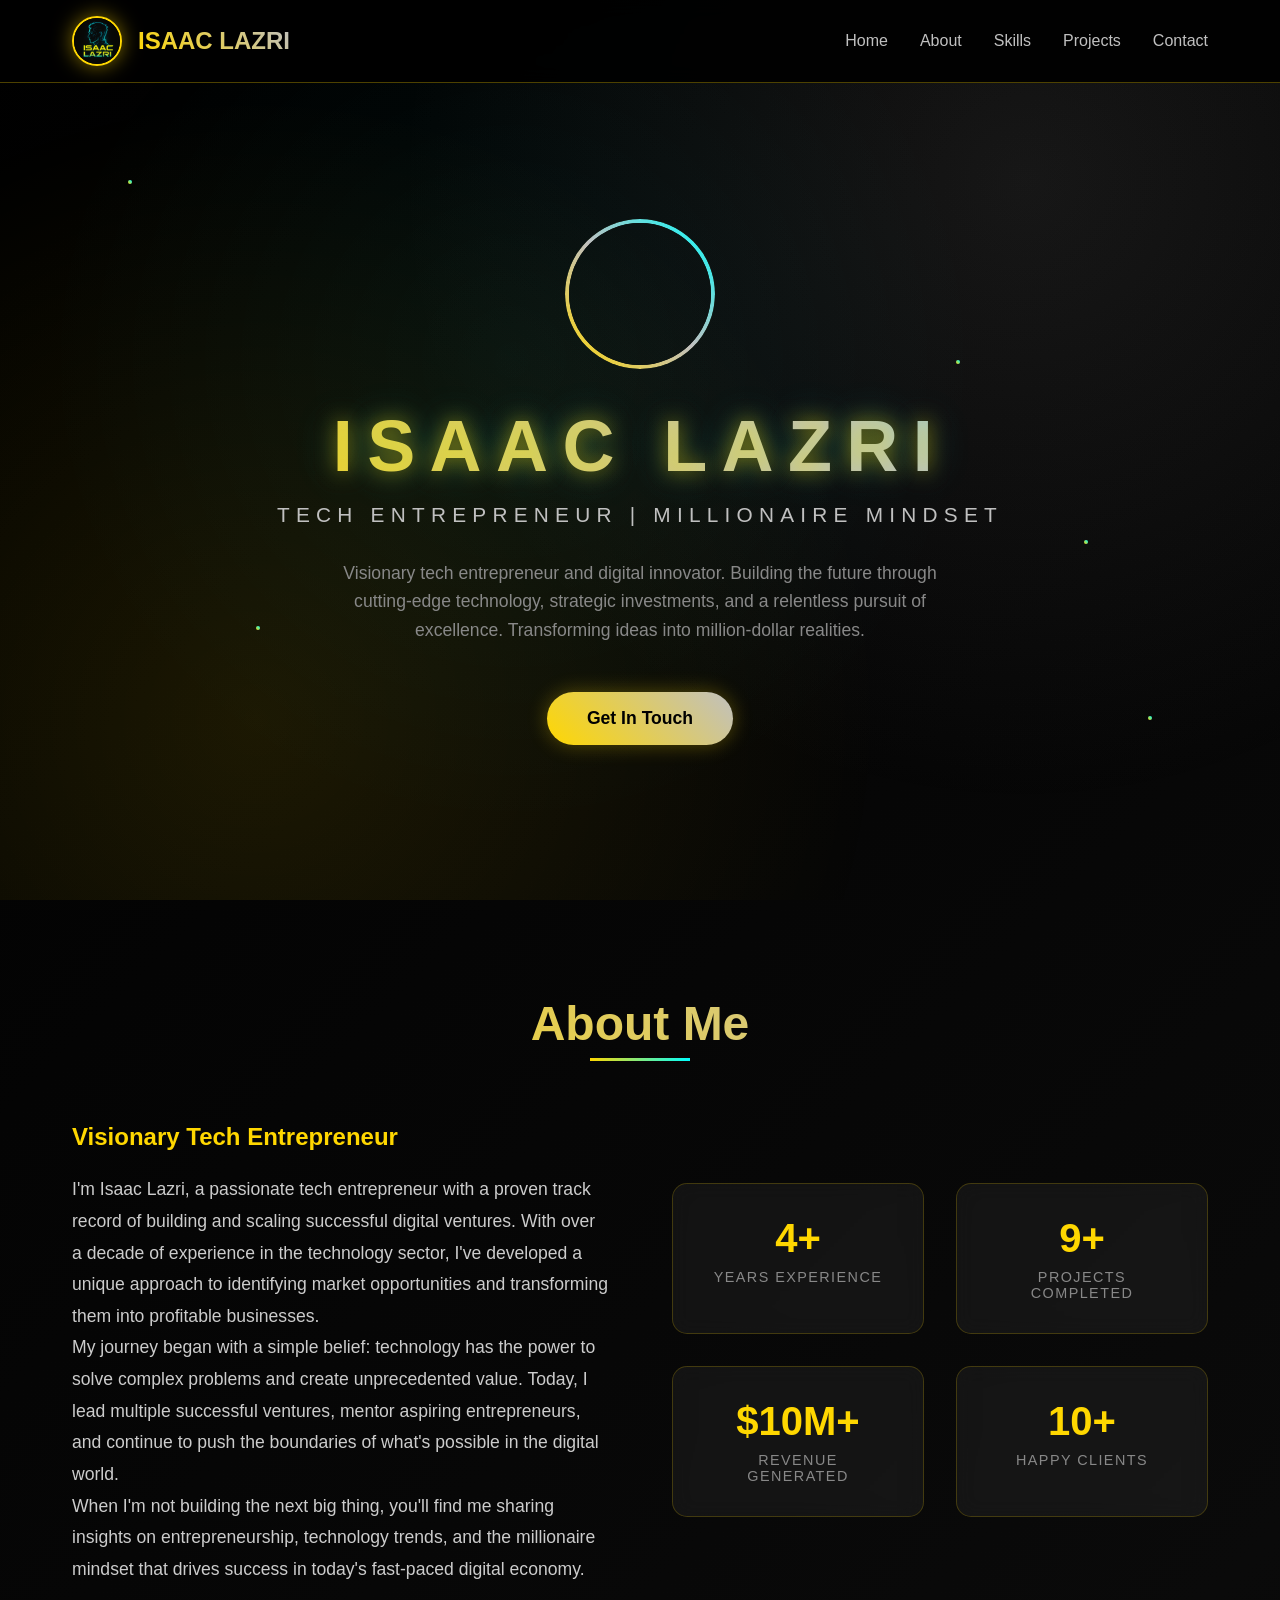
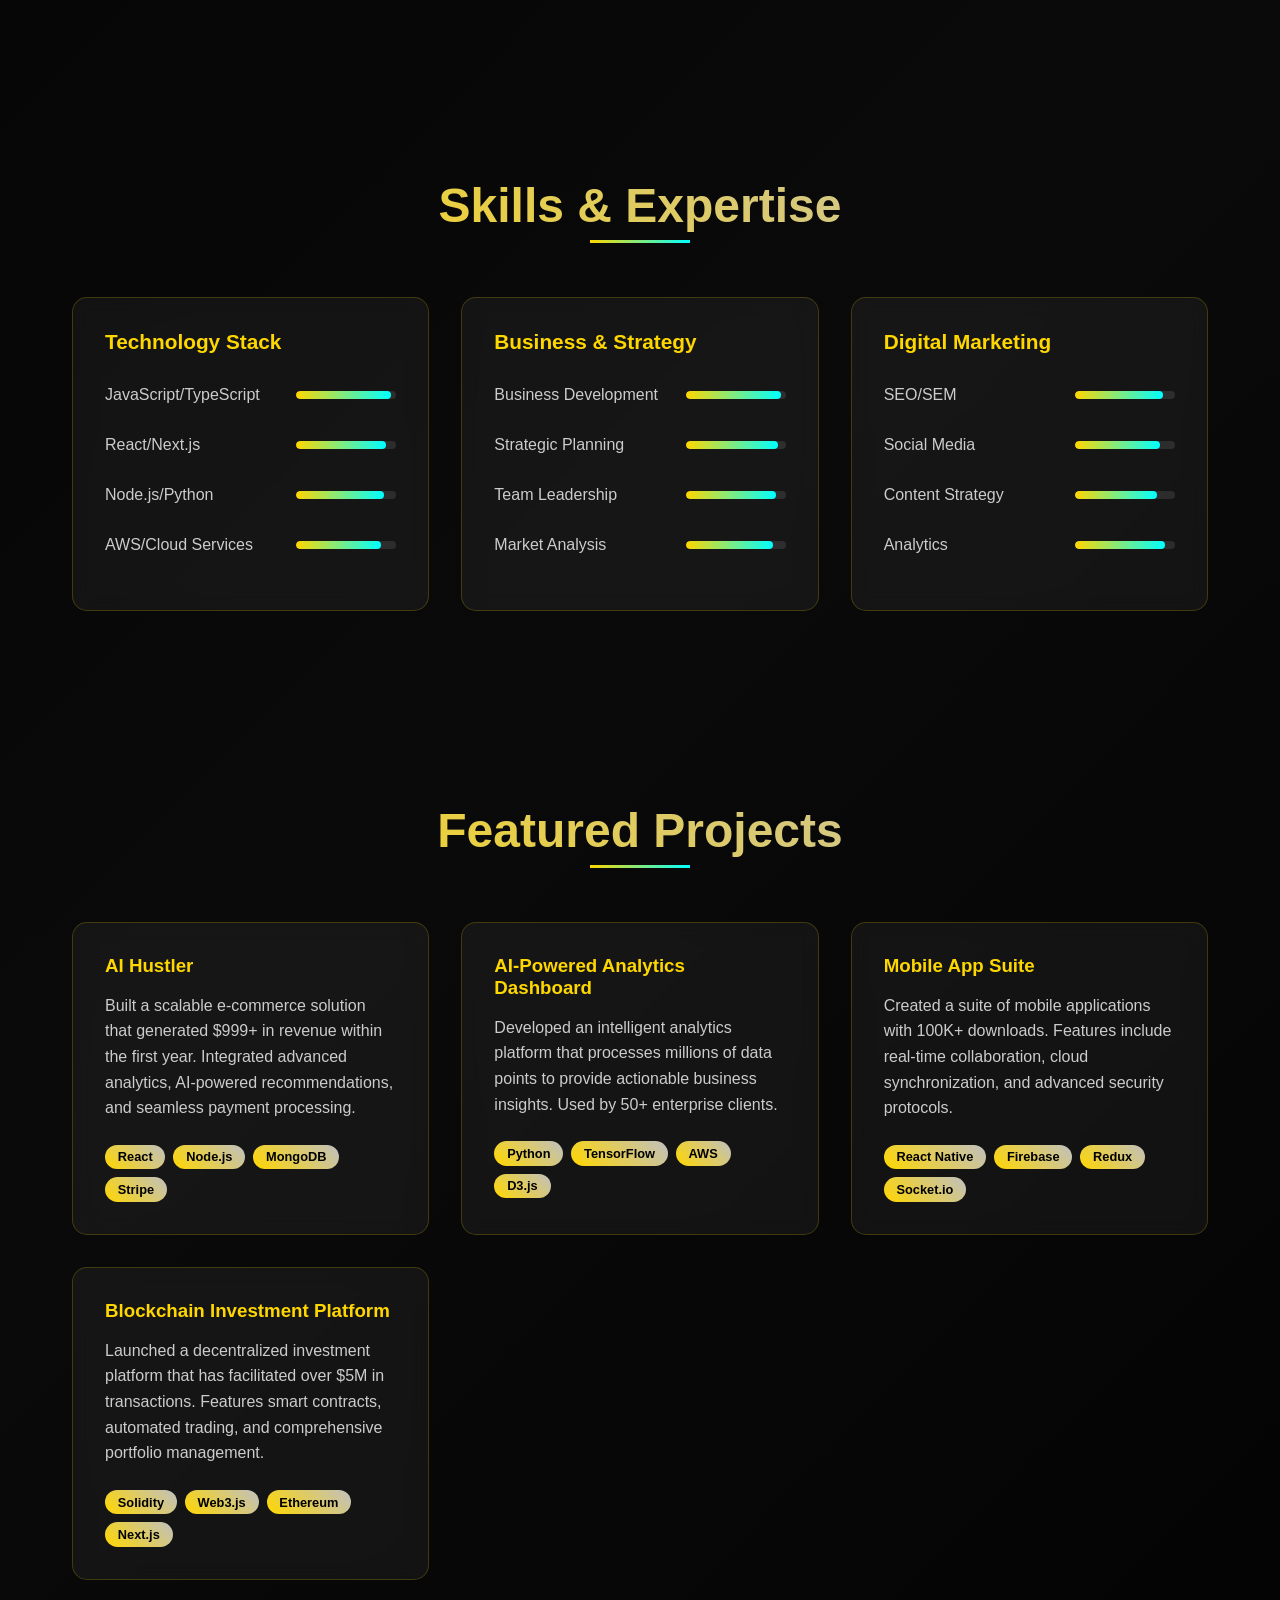
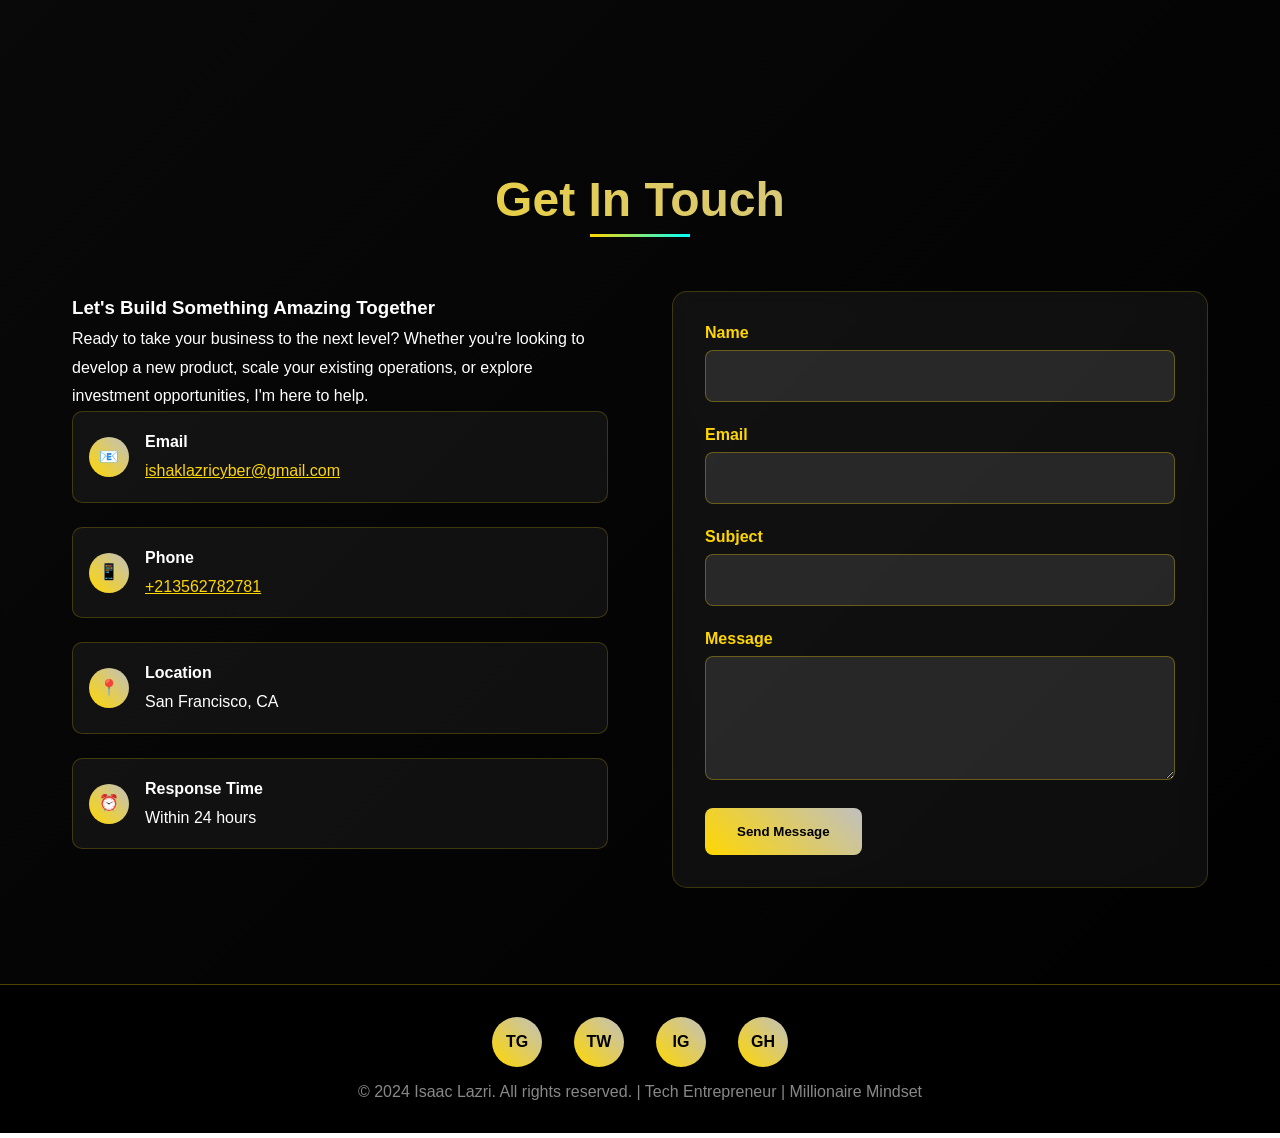
<file: index.html>
<!DOCTYPE html>
<html lang="en">
<head>
    <meta charset="UTF-8">
    <meta name="viewport" content="width=device-width, initial-scale=1.0">
    <title>Isaac Lazri - Tech Entrepreneur | Millionaire Mindset</title>
    <style>
        * {
            margin: 0;
            padding: 0;
            box-sizing: border-box;
        }

        body {
            background: linear-gradient(135deg, #000000 0%, #0a0a0a 50%, #000000 100%);
            font-family: 'Arial', sans-serif;
            color: #ffffff;
            overflow-x: hidden;
            position: relative;
        }

        /* Animated background particles */
        body::before {
            content: '';
            position: fixed;
            top: 0;
            left: 0;
            width: 100%;
            height: 100%;
            background: 
                radial-gradient(circle at 20% 80%, rgba(255, 215, 0, 0.1) 0%, transparent 50%),
                radial-gradient(circle at 80% 20%, rgba(192, 192, 192, 0.1) 0%, transparent 50%),
                radial-gradient(circle at 40% 40%, rgba(0, 255, 255, 0.05) 0%, transparent 50%);
            animation: backgroundShift 8s ease-in-out infinite;
            z-index: -1;
        }

        @keyframes backgroundShift {
            0%, 100% { opacity: 0.3; }
            50% { opacity: 0.6; }
        }

        /* Header Styles */
        header {
            position: fixed;
            top: 0;
            left: 0;
            width: 100%;
            background: rgba(0, 0, 0, 0.9);
            backdrop-filter: blur(10px);
            border-bottom: 1px solid rgba(255, 215, 0, 0.3);
            z-index: 1000;
            padding: 1rem 0;
        }

        .header-container {
            max-width: 1200px;
            margin: 0 auto;
            display: flex;
            justify-content: space-between;
            align-items: center;
            padding: 0 2rem;
        }

        .logo-header {
            display: flex;
            align-items: center;
            gap: 1rem;
        }

        .logo-header img {
            width: 50px;
            height: 50px;
            border-radius: 50%;
            border: 2px solid #FFD700;
            box-shadow: 0 0 20px rgba(255, 215, 0, 0.5);
        }

        .logo-header h2 {
            background: linear-gradient(45deg, #FFD700, #C0C0C0);
            -webkit-background-clip: text;
            -webkit-text-fill-color: transparent;
            background-clip: text;
            font-size: 1.5rem;
            font-weight: 700;
        }

        nav ul {
            display: flex;
            list-style: none;
            gap: 2rem;
        }

        nav a {
            color: #C0C0C0;
            text-decoration: none;
            font-weight: 500;
            transition: all 0.3s ease;
            position: relative;
        }

        nav a:hover {
            color: #FFD700;
            text-shadow: 0 0 10px rgba(255, 215, 0, 0.5);
        }

        nav a::after {
            content: '';
            position: absolute;
            bottom: -5px;
            left: 0;
            width: 0;
            height: 2px;
            background: linear-gradient(90deg, #FFD700, #00FFFF);
            transition: width 0.3s ease;
        }

        nav a:hover::after {
            width: 100%;
        }

        /* Hero Section */
        .hero {
            min-height: 100vh;
            display: flex;
            align-items: center;
            justify-content: center;
            text-align: center;
            padding: 8rem 2rem 4rem;
            position: relative;
        }

        .hero-content {
            max-width: 800px;
        }

        .hero-logo {
            width: 150px;
            height: 150px;
            border-radius: 50%;
            object-fit: cover;
            border: 4px solid transparent;
            background: linear-gradient(45deg, #FFD700, #C0C0C0, #00FFFF) border-box;
            -webkit-mask: linear-gradient(#fff 0 0) padding-box, linear-gradient(#fff 0 0);
            -webkit-mask-composite: destination-out;
            mask: linear-gradient(#fff 0 0) padding-box, linear-gradient(#fff 0 0);
            mask-composite: exclude;
            box-shadow: 
                0 0 30px rgba(255, 215, 0, 0.5),
                0 0 60px rgba(0, 255, 255, 0.3),
                inset 0 0 20px rgba(255, 255, 255, 0.1);
            animation: logoGlow 3s ease-in-out infinite alternate;
            margin-bottom: 2rem;
        }

        @keyframes logoGlow {
            0% { 
                box-shadow: 
                    0 0 30px rgba(255, 215, 0, 0.5),
                    0 0 60px rgba(0, 255, 255, 0.3),
                    inset 0 0 20px rgba(255, 255, 255, 0.1);
            }
            100% { 
                box-shadow: 
                    0 0 50px rgba(255, 215, 0, 0.8),
                    0 0 100px rgba(0, 255, 255, 0.5),
                    inset 0 0 30px rgba(255, 255, 255, 0.2);
            }
        }

        .hero-name {
            font-size: 4.5rem;
            font-weight: 900;
            background: linear-gradient(45deg, #FFD700, #C0C0C0, #00FFFF, #FFD700);
            background-size: 300% 300%;
            -webkit-background-clip: text;
            -webkit-text-fill-color: transparent;
            background-clip: text;
            text-shadow: 
                0 0 20px rgba(255, 215, 0, 0.5),
                0 0 40px rgba(0, 255, 255, 0.3);
            animation: 
                gradientShift 4s ease-in-out infinite,
                textGlow 2s ease-in-out infinite alternate;
            letter-spacing: 0.2em;
            margin-bottom: 1rem;
        }

        @keyframes gradientShift {
            0%, 100% { background-position: 0% 50%; }
            50% { background-position: 100% 50%; }
        }

        @keyframes textGlow {
            0% { 
                text-shadow: 
                    0 0 20px rgba(255, 215, 0, 0.5),
                    0 0 40px rgba(0, 255, 255, 0.3);
            }
            100% { 
                text-shadow: 
                    0 0 30px rgba(255, 215, 0, 0.8),
                    0 0 60px rgba(0, 255, 255, 0.5),
                    0 0 90px rgba(192, 192, 192, 0.3);
            }
        }

        .hero-subtitle {
            font-size: 1.3rem;
            color: #C0C0C0;
            font-weight: 300;
            letter-spacing: 0.3em;
            text-transform: uppercase;
            margin-bottom: 2rem;
            animation: subtitleFade 3s ease-in-out infinite;
        }

        @keyframes subtitleFade {
            0%, 100% { opacity: 0.7; }
            50% { opacity: 1; }
        }

        .hero-description {
            font-size: 1.1rem;
            color: #888;
            line-height: 1.6;
            margin-bottom: 3rem;
            max-width: 600px;
            margin-left: auto;
            margin-right: auto;
        }

        .cta-button {
            display: inline-block;
            padding: 1rem 2.5rem;
            background: linear-gradient(45deg, #FFD700, #C0C0C0);
            color: #000;
            text-decoration: none;
            border-radius: 50px;
            font-weight: 600;
            font-size: 1.1rem;
            transition: all 0.3s ease;
            box-shadow: 0 0 20px rgba(255, 215, 0, 0.3);
        }

        .cta-button:hover {
            transform: translateY(-3px);
            box-shadow: 0 0 30px rgba(255, 215, 0, 0.6);
        }

        /* Section Styles */
        section {
            padding: 6rem 2rem;
            max-width: 1200px;
            margin: 0 auto;
        }

        .section-title {
            font-size: 3rem;
            text-align: center;
            margin-bottom: 4rem;
            background: linear-gradient(45deg, #FFD700, #C0C0C0);
            -webkit-background-clip: text;
            -webkit-text-fill-color: transparent;
            background-clip: text;
            position: relative;
        }

        .section-title::after {
            content: '';
            position: absolute;
            bottom: -10px;
            left: 50%;
            transform: translateX(-50%);
            width: 100px;
            height: 3px;
            background: linear-gradient(90deg, #FFD700, #00FFFF);
        }

        /* About Section */
        .about-content {
            display: grid;
            grid-template-columns: 1fr 1fr;
            gap: 4rem;
            align-items: center;
        }

        .about-text {
            line-height: 1.8;
            font-size: 1.1rem;
            color: #ccc;
        }

        .about-text h3 {
            color: #FFD700;
            margin-bottom: 1rem;
            font-size: 1.5rem;
        }

        .about-stats {
            display: grid;
            grid-template-columns: repeat(2, 1fr);
            gap: 2rem;
        }

        .stat-item {
            text-align: center;
            padding: 2rem;
            background: rgba(255, 255, 255, 0.05);
            border-radius: 15px;
            border: 1px solid rgba(255, 215, 0, 0.2);
            backdrop-filter: blur(10px);
        }

        .stat-number {
            font-size: 2.5rem;
            font-weight: 700;
            color: #FFD700;
            margin-bottom: 0.5rem;
        }

        .stat-label {
            color: #888;
            font-size: 0.9rem;
            text-transform: uppercase;
            letter-spacing: 0.1em;
        }

        /* Skills Section */
        .skills-grid {
            display: grid;
            grid-template-columns: repeat(auto-fit, minmax(300px, 1fr));
            gap: 2rem;
        }

        .skill-category {
            background: rgba(255, 255, 255, 0.05);
            border-radius: 15px;
            padding: 2rem;
            border: 1px solid rgba(255, 215, 0, 0.2);
            backdrop-filter: blur(10px);
        }

        .skill-category h3 {
            color: #FFD700;
            margin-bottom: 1.5rem;
            font-size: 1.3rem;
        }

        .skill-item {
            display: flex;
            justify-content: space-between;
            align-items: center;
            margin-bottom: 1rem;
            padding: 0.5rem 0;
        }

        .skill-name {
            color: #ccc;
        }

        .skill-bar {
            width: 100px;
            height: 8px;
            background: rgba(255, 255, 255, 0.1);
            border-radius: 4px;
            overflow: hidden;
        }

        .skill-progress {
            height: 100%;
            background: linear-gradient(90deg, #FFD700, #00FFFF);
            border-radius: 4px;
            transition: width 1s ease;
        }

        /* Projects Section */
        .projects-grid {
            display: grid;
            grid-template-columns: repeat(auto-fit, minmax(350px, 1fr));
            gap: 2rem;
        }

        .project-card {
            background: rgba(255, 255, 255, 0.05);
            border-radius: 15px;
            padding: 2rem;
            border: 1px solid rgba(255, 215, 0, 0.2);
            backdrop-filter: blur(10px);
            transition: transform 0.3s ease;
        }

        .project-card:hover {
            transform: translateY(-5px);
        }

        .project-card h3 {
            color: #FFD700;
            margin-bottom: 1rem;
        }

        .project-card p {
            color: #ccc;
            line-height: 1.6;
            margin-bottom: 1.5rem;
        }

        .project-tech {
            display: flex;
            flex-wrap: wrap;
            gap: 0.5rem;
        }

        .tech-tag {
            background: linear-gradient(45deg, #FFD700, #C0C0C0);
            color: #000;
            padding: 0.3rem 0.8rem;
            border-radius: 20px;
            font-size: 0.8rem;
            font-weight: 600;
        }

        /* Contact Section */
        .contact-content {
            display: grid;
            grid-template-columns: 1fr 1fr;
            gap: 4rem;
        }

        .contact-info {
            line-height: 1.8;
        }

        .contact-item {
            display: flex;
            align-items: center;
            gap: 1rem;
            margin-bottom: 1.5rem;
            padding: 1rem;
            background: rgba(255, 255, 255, 0.05);
            border-radius: 10px;
            border: 1px solid rgba(255, 215, 0, 0.2);
        }

        .contact-icon {
            width: 40px;
            height: 40px;
            background: linear-gradient(45deg, #FFD700, #C0C0C0);
            border-radius: 50%;
            display: flex;
            align-items: center;
            justify-content: center;
            color: #000;
            font-weight: bold;
        }

        .contact-form {
            background: rgba(255, 255, 255, 0.05);
            padding: 2rem;
            border-radius: 15px;
            border: 1px solid rgba(255, 215, 0, 0.2);
            backdrop-filter: blur(10px);
        }

        .form-group {
            margin-bottom: 1.5rem;
        }

        .form-group label {
            display: block;
            margin-bottom: 0.5rem;
            color: #FFD700;
            font-weight: 600;
        }

        .form-group input,
        .form-group textarea {
            width: 100%;
            padding: 1rem;
            background: rgba(255, 255, 255, 0.1);
            border: 1px solid rgba(255, 215, 0, 0.3);
            border-radius: 8px;
            color: #fff;
            font-size: 1rem;
        }

        .form-group input:focus,
        .form-group textarea:focus {
            outline: none;
            border-color: #FFD700;
            box-shadow: 0 0 10px rgba(255, 215, 0, 0.3);
        }

        .submit-btn {
            background: linear-gradient(45deg, #FFD700, #C0C0C0);
            color: #000;
            padding: 1rem 2rem;
            border: none;
            border-radius: 8px;
            font-weight: 600;
            cursor: pointer;
            transition: all 0.3s ease;
        }

        .submit-btn:hover {
            transform: translateY(-2px);
            box-shadow: 0 0 20px rgba(255, 215, 0, 0.4);
        }

        /* Footer */
        footer {
            background: rgba(0, 0, 0, 0.9);
            border-top: 1px solid rgba(255, 215, 0, 0.3);
            padding: 2rem;
            text-align: center;
            color: #888;
        }

        .social-links {
            display: flex;
            justify-content: center;
            gap: 2rem;
            margin-bottom: 1rem;
        }

        .social-link {
            width: 50px;
            height: 50px;
            background: linear-gradient(45deg, #FFD700, #C0C0C0);
            border-radius: 50%;
            display: flex;
            align-items: center;
            justify-content: center;
            color: #000;
            text-decoration: none;
            font-weight: bold;
            transition: all 0.3s ease;
        }

        .social-link:hover {
            transform: translateY(-3px);
            box-shadow: 0 0 20px rgba(255, 215, 0, 0.5);
        }

        /* Responsive Design */
        @media (max-width: 768px) {
            .header-container {
                flex-direction: column;
                gap: 1rem;
            }

            nav ul {
                gap: 1rem;
            }

            .hero-name {
                font-size: 3rem;
            }

            .about-content {
                grid-template-columns: 1fr;
                gap: 2rem;
            }

            .contact-content {
                grid-template-columns: 1fr;
                gap: 2rem;
            }

            .section-title {
                font-size: 2.5rem;
            }
        }

        @media (max-width: 480px) {
            .hero-name {
                font-size: 2.5rem;
            }

            .hero-logo {
                width: 120px;
                height: 120px;
            }

            .projects-grid {
                grid-template-columns: 1fr;
            }
        }

        /* Smooth scrolling */
        html {
            scroll-behavior: smooth;
        }

        /* Floating elements */
        .floating-elements {
            position: fixed;
            top: 0;
            left: 0;
            width: 100%;
            height: 100%;
            pointer-events: none;
            z-index: 1;
        }

        .floating-element {
            position: absolute;
            width: 4px;
            height: 4px;
            background: linear-gradient(45deg, #FFD700, #00FFFF);
            border-radius: 50%;
            animation: float 6s ease-in-out infinite;
        }

        .floating-element:nth-child(1) { top: 20%; left: 10%; animation-delay: 0s; }
        .floating-element:nth-child(2) { top: 60%; right: 15%; animation-delay: 2s; }
        .floating-element:nth-child(3) { bottom: 30%; left: 20%; animation-delay: 4s; }
        .floating-element:nth-child(4) { top: 40%; right: 25%; animation-delay: 1s; }
        .floating-element:nth-child(5) { bottom: 20%; right: 10%; animation-delay: 3s; }

        @keyframes float {
            0%, 100% { 
                transform: translateY(0px) scale(1);
                opacity: 0.3;
            }
            50% { 
                transform: translateY(-20px) scale(1.2);
                opacity: 1;
            }
        }
    </style>
</head>
<body>
    <!-- Floating Background Elements -->
    <div class="floating-elements">
        <div class="floating-element"></div>
        <div class="floating-element"></div>
        <div class="floating-element"></div>
        <div class="floating-element"></div>
        <div class="floating-element"></div>
    </div>

    <!-- Header -->
    <header>
        <div class="header-container">
            <div class="logo-header">
                <img src="isaaclazri.png" alt="Isaac Lazri">
                <h2>ISAAC LAZRI</h2>
            </div>
            <nav>
                <ul>
                    <li><a href="#home">Home</a></li>
                    <li><a href="#about">About</a></li>
                    <li><a href="#skills">Skills</a></li>
                    <li><a href="#projects">Projects</a></li>
                    <li><a href="#contact">Contact</a></li>
                </ul>
            </nav>
        </div>
    </header>

    <!-- Hero Section -->
    <section id="home" class="hero">
        <div class="hero-content">
            <img src="isaaclazri.png" alt="Isaac Lazri" class="hero-logo">
            <h1 class="hero-name">ISAAC LAZRI</h1>
            <p class="hero-subtitle">Tech Entrepreneur | Millionaire Mindset</p>
            <p class="hero-description">
                Visionary tech entrepreneur and digital innovator. Building the future through cutting-edge technology, 
                strategic investments, and a relentless pursuit of excellence. Transforming ideas into million-dollar realities.
            </p>
            <a href="#contact" class="cta-button">Get In Touch</a>
        </div>
    </section>

    <!-- About Section -->
    <section id="about">
        <h2 class="section-title">About Me</h2>
        <div class="about-content">
            <div class="about-text">
                <h3>Visionary Tech Entrepreneur</h3>
                <p>
                    I'm Isaac Lazri, a passionate tech entrepreneur with a proven track record of building and scaling 
                    successful digital ventures. With over a decade of experience in the technology sector, I've developed 
                    a unique approach to identifying market opportunities and transforming them into profitable businesses.
                </p>
                <p>
                    My journey began with a simple belief: technology has the power to solve complex problems and create 
                    unprecedented value. Today, I lead multiple successful ventures, mentor aspiring entrepreneurs, and 
                    continue to push the boundaries of what's possible in the digital world.
                </p>
                <p>
                    When I'm not building the next big thing, you'll find me sharing insights on entrepreneurship, 
                    technology trends, and the millionaire mindset that drives success in today's fast-paced digital economy.
                </p>
            </div>
            <div class="about-stats">
                <div class="stat-item">
                    <div class="stat-number">4+</div>
                    <div class="stat-label">Years Experience</div>
                </div>
                <div class="stat-item">
                    <div class="stat-number">9+</div>
                    <div class="stat-label">Projects Completed</div>
                </div>
                <div class="stat-item">
                    <div class="stat-number">$10M+</div>
                    <div class="stat-label">Revenue Generated</div>
                </div>
                <div class="stat-item">
                    <div class="stat-number">10+</div>
                    <div class="stat-label">Happy Clients</div>
                </div>
            </div>
        </div>
    </section>

    <!-- Skills Section -->
    <section id="skills">
        <h2 class="section-title">Skills & Expertise</h2>
        <div class="skills-grid">
            <div class="skill-category">
                <h3>Technology Stack</h3>
                <div class="skill-item">
                    <span class="skill-name">JavaScript/TypeScript</span>
                    <div class="skill-bar">
                        <div class="skill-progress" style="width: 95%"></div>
                    </div>
                </div>
                <div class="skill-item">
                    <span class="skill-name">React/Next.js</span>
                    <div class="skill-bar">
                        <div class="skill-progress" style="width: 90%"></div>
                    </div>
                </div>
                <div class="skill-item">
                    <span class="skill-name">Node.js/Python</span>
                    <div class="skill-bar">
                        <div class="skill-progress" style="width: 88%"></div>
                    </div>
                </div>
                <div class="skill-item">
                    <span class="skill-name">AWS/Cloud Services</span>
                    <div class="skill-bar">
                        <div class="skill-progress" style="width: 85%"></div>
                    </div>
                </div>
            </div>

            <div class="skill-category">
                <h3>Business & Strategy</h3>
                <div class="skill-item">
                    <span class="skill-name">Business Development</span>
                    <div class="skill-bar">
                        <div class="skill-progress" style="width: 95%"></div>
                    </div>
                </div>
                <div class="skill-item">
                    <span class="skill-name">Strategic Planning</span>
                    <div class="skill-bar">
                        <div class="skill-progress" style="width: 92%"></div>
                    </div>
                </div>
                <div class="skill-item">
                    <span class="skill-name">Team Leadership</span>
                    <div class="skill-bar">
                        <div class="skill-progress" style="width: 90%"></div>
                    </div>
                </div>
                <div class="skill-item">
                    <span class="skill-name">Market Analysis</span>
                    <div class="skill-bar">
                        <div class="skill-progress" style="width: 87%"></div>
                    </div>
                </div>
            </div>

            <div class="skill-category">
                <h3>Digital Marketing</h3>
                <div class="skill-item">
                    <span class="skill-name">SEO/SEM</span>
                    <div class="skill-bar">
                        <div class="skill-progress" style="width: 88%"></div>
                    </div>
                </div>
                <div class="skill-item">
                    <span class="skill-name">Social Media</span>
                    <div class="skill-bar">
                        <div class="skill-progress" style="width: 85%"></div>
                    </div>
                </div>
                <div class="skill-item">
                    <span class="skill-name">Content Strategy</span>
                    <div class="skill-bar">
                        <div class="skill-progress" style="width: 82%"></div>
                    </div>
                </div>
                <div class="skill-item">
                    <span class="skill-name">Analytics</span>
                    <div class="skill-bar">
                        <div class="skill-progress" style="width: 90%"></div>
                    </div>
                </div>
            </div>
        </div>
    </section>

    <!-- Projects Section -->
    <section id="projects">
        <h2 class="section-title">Featured Projects</h2>
        <div class="projects-grid">
            <div class="project-card">
                <h3>AI Hustler</h3>
                <p>
                    Built a scalable e-commerce solution that generated $999+ in revenue within the first year. 
                    Integrated advanced analytics, AI-powered recommendations, and seamless payment processing.
                </p>
                <div class="project-tech">
                    <span class="tech-tag">React</span>
                    <span class="tech-tag">Node.js</span>
                    <span class="tech-tag">MongoDB</span>
                    <span class="tech-tag">Stripe</span>
                </div>
            </div>

            <div class="project-card">
                <h3>AI-Powered Analytics Dashboard</h3>
                <p>
                    Developed an intelligent analytics platform that processes millions of data points to provide 
                    actionable business insights. Used by 50+ enterprise clients.
                </p>
                <div class="project-tech">
                    <span class="tech-tag">Python</span>
                    <span class="tech-tag">TensorFlow</span>
                    <span class="tech-tag">AWS</span>
                    <span class="tech-tag">D3.js</span>
                </div>
            </div>

            <div class="project-card">
                <h3>Mobile App Suite</h3>
                <p>
                    Created a suite of mobile applications with 100K+ downloads. Features include real-time 
                    collaboration, cloud synchronization, and advanced security protocols.
                </p>
                <div class="project-tech">
                    <span class="tech-tag">React Native</span>
                    <span class="tech-tag">Firebase</span>
                    <span class="tech-tag">Redux</span>
                    <span class="tech-tag">Socket.io</span>
                </div>
            </div>

            <div class="project-card">
                <h3>Blockchain Investment Platform</h3>
                <p>
                    Launched a decentralized investment platform that has facilitated over $5M in transactions. 
                    Features smart contracts, automated trading, and comprehensive portfolio management.
                </p>
                <div class="project-tech">
                    <span class="tech-tag">Solidity</span>
                    <span class="tech-tag">Web3.js</span>
                    <span class="tech-tag">Ethereum</span>
                    <span class="tech-tag">Next.js</span>
                </div>
            </div>
        </div>
    </section>

    <!-- Contact Section -->
    <section id="contact">
        <h2 class="section-title">Get In Touch</h2>
        <div class="contact-content">
            <div class="contact-info">
                <h3>Let's Build Something Amazing Together</h3>
                <p>
                    Ready to take your business to the next level? Whether you're looking to develop a new product, 
                    scale your existing operations, or explore investment opportunities, I'm here to help.
                </p>
                
                <div class="contact-item">
                    <div class="contact-icon">📧</div>
                    <div>
                        <strong>Email</strong><br>
                        <a href="mailto:ishaklazricyber@gmail.com" style="color: #FFD700;">ishaklazricyber@gmail.com</a>
                    </div>
                </div>

                <div class="contact-item">
                    <div class="contact-icon">📱</div>
                    <div>
                        <strong>Phone</strong><br>
                        <a href="tel:+213562782781" style="color: #FFD700;">+213562782781</a>
                    </div>
                </div>

                <div class="contact-item">
                    <div class="contact-icon">📍</div>
                    <div>
                        <strong>Location</strong><br>
                        San Francisco, CA
                    </div>
                </div>

                <div class="contact-item">
                    <div class="contact-icon">⏰</div>
                    <div>
                        <strong>Response Time</strong><br>
                        Within 24 hours
                    </div>
                </div>
            </div>

            <div class="contact-form">
                <form>
                    <div class="form-group">
                        <label for="name">Name</label>
                        <input type="text" id="name" name="name" required>
                    </div>
                    <div class="form-group">
                        <label for="email">Email</label>
                        <input type="email" id="email" name="email" required>
                    </div>
                    <div class="form-group">
                        <label for="subject">Subject</label>
                        <input type="text" id="subject" name="subject" required>
                    </div>
                    <div class="form-group">
                        <label for="message">Message</label>
                        <textarea id="message" name="message" rows="5" required></textarea>
                    </div>
                    <button type="submit" class="submit-btn">Send Message</button>
                </form>
            </div>
        </div>
    </section>

    <!-- Footer -->
    <footer>
        <div class="social-links">
            <a href="https://t.me/isaaclazri.com" class="social-link">TG</a>
            <a href="#" class="social-link">TW</a>
            <a href="#" class="social-link">IG</a>
            <a href="#" class="social-link">GH</a>
        </div>
        <p>&copy; 2024 Isaac Lazri. All rights reserved. | Tech Entrepreneur | Millionaire Mindset</p>
    </footer>

    <script>
        // Smooth scrolling for navigation links
        document.querySelectorAll('nav a[href^="#"]').forEach(anchor => {
            anchor.addEventListener('click', function (e) {
                e.preventDefault();
                const target = document.querySelector(this.getAttribute('href'));
                if (target) {
                    target.scrollIntoView({
                        behavior: 'smooth',
                        block: 'start'
                    });
                }
            });
        });

        // Add interactive mouse movement effect
        document.addEventListener('mousemove', (e) => {
            const elements = document.querySelectorAll('.floating-element');
            const x = e.clientX / window.innerWidth;
            const y = e.clientY / window.innerHeight;
            
            elements.forEach((element, index) => {
                const speed = (index + 1) * 0.5;
                const xOffset = (x - 0.5) * speed * 20;
                const yOffset = (y - 0.5) * speed * 20;
                
                element.style.transform = `translate(${xOffset}px, ${yOffset}px)`;
            });
        });

        // Add subtle parallax effect to the hero name
        document.addEventListener('mousemove', (e) => {
            const name = document.querySelector('.hero-name');
            const x = e.clientX / window.innerWidth;
            const y = e.clientY / window.innerHeight;
            
            const xOffset = (x - 0.5) * 10;
            const yOffset = (y - 0.5) * 10;
            
            name.style.transform = `translate(${xOffset}px, ${yOffset}px)`;
        });

        // Add click effect for the logo
        document.querySelectorAll('.hero-logo, .logo-header img').forEach(logo => {
            logo.addEventListener('click', function() {
                this.style.transform = 'scale(1.1)';
                setTimeout(() => {
                    this.style.transform = 'scale(1)';
                }, 200);
            });
        });

        // Form submission handling
        document.querySelector('.contact-form form').addEventListener('submit', function(e) {
            e.preventDefault();
            alert('Thank you for your message! I\'ll get back to you within 24 hours.');
            this.reset();
        });

        // Animate skill bars on scroll
        const observerOptions = {
            threshold: 0.5,
            rootMargin: '0px 0px -100px 0px'
        };

        const observer = new IntersectionObserver((entries) => {
            entries.forEach(entry => {
                if (entry.isIntersecting) {
                    entry.target.style.width = entry.target.getAttribute('data-width') || '80%';
                }
            });
        }, observerOptions);

        document.querySelectorAll('.skill-progress').forEach(bar => {
            const width = bar.style.width;
            bar.style.width = '0%';
            bar.setAttribute('data-width', width);
            observer.observe(bar);
        });

        // Header scroll effect
        window.addEventListener('scroll', () => {
            const header = document.querySelector('header');
            if (window.scrollY > 100) {
                header.style.background = 'rgba(0, 0, 0, 0.95)';
            } else {
                header.style.background = 'rgba(0, 0, 0, 0.9)';
            }
        });
    </script>
</body>
</html>
</file>
